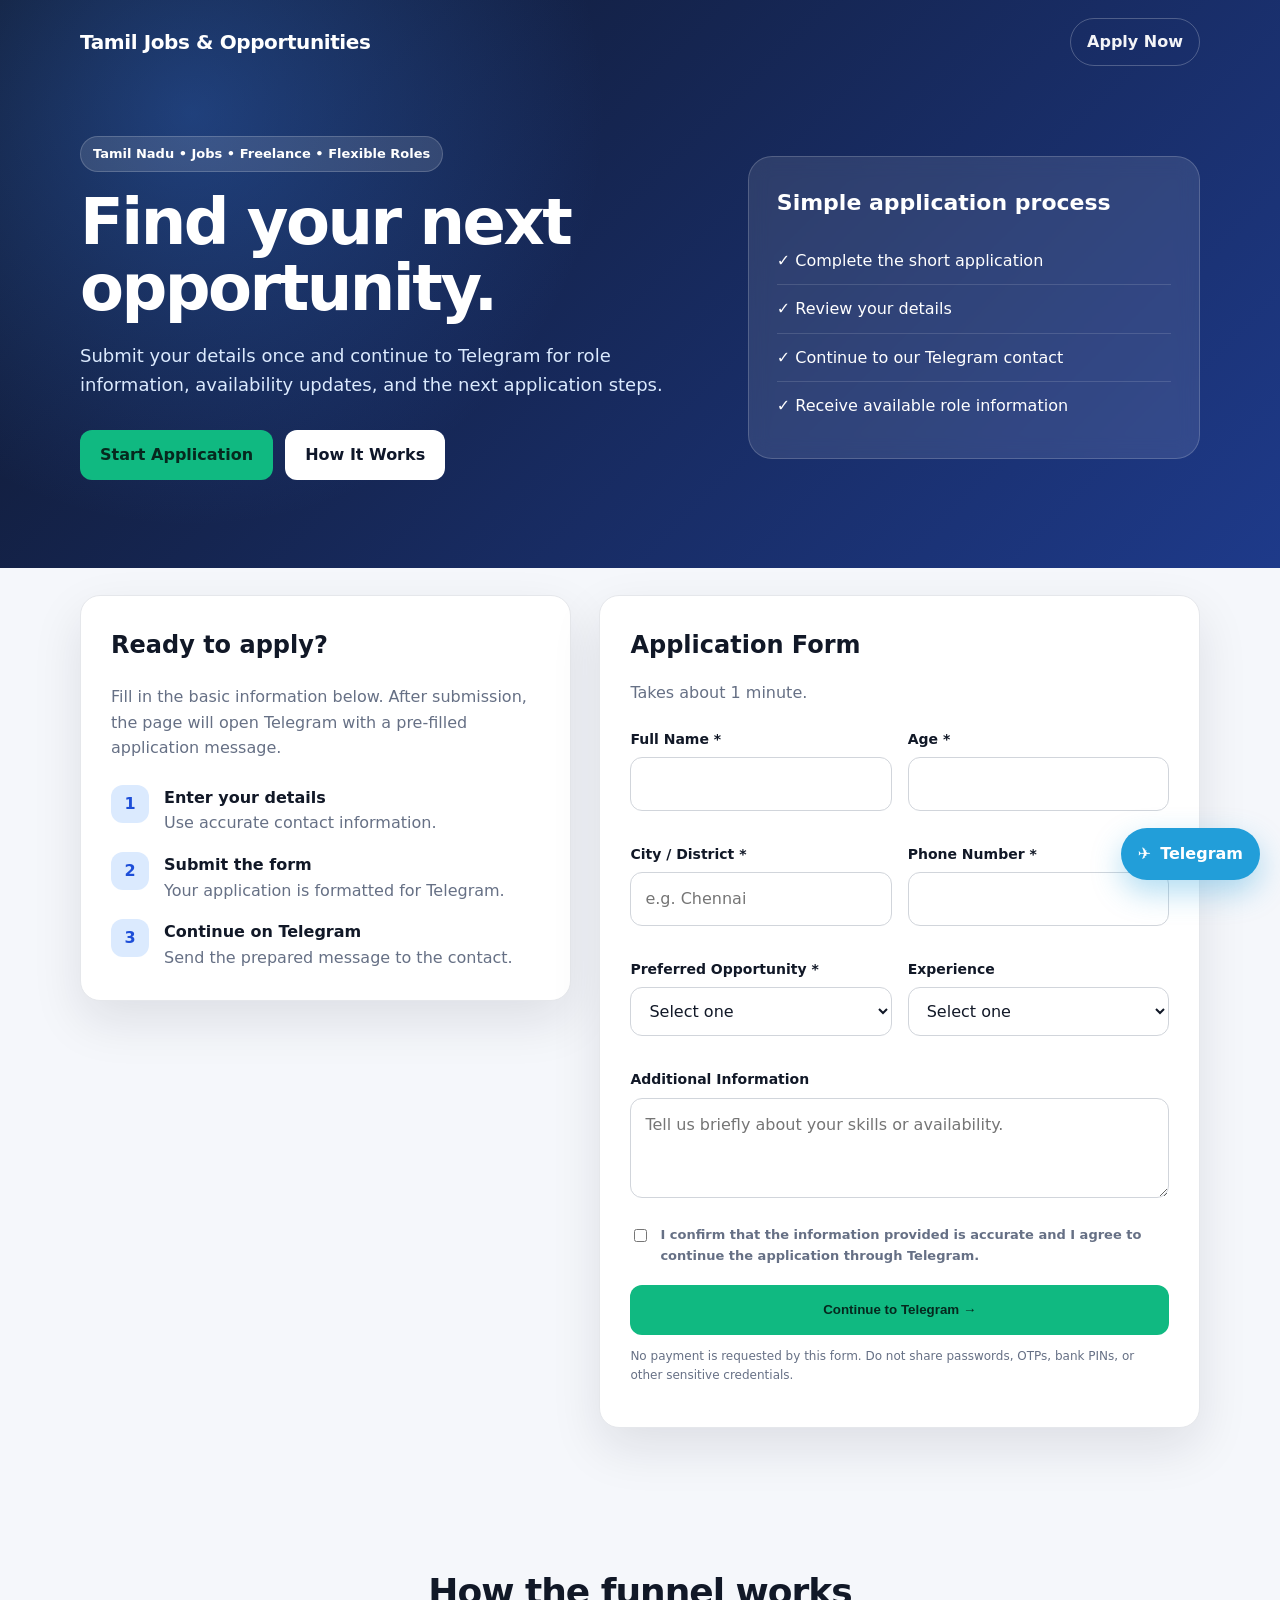
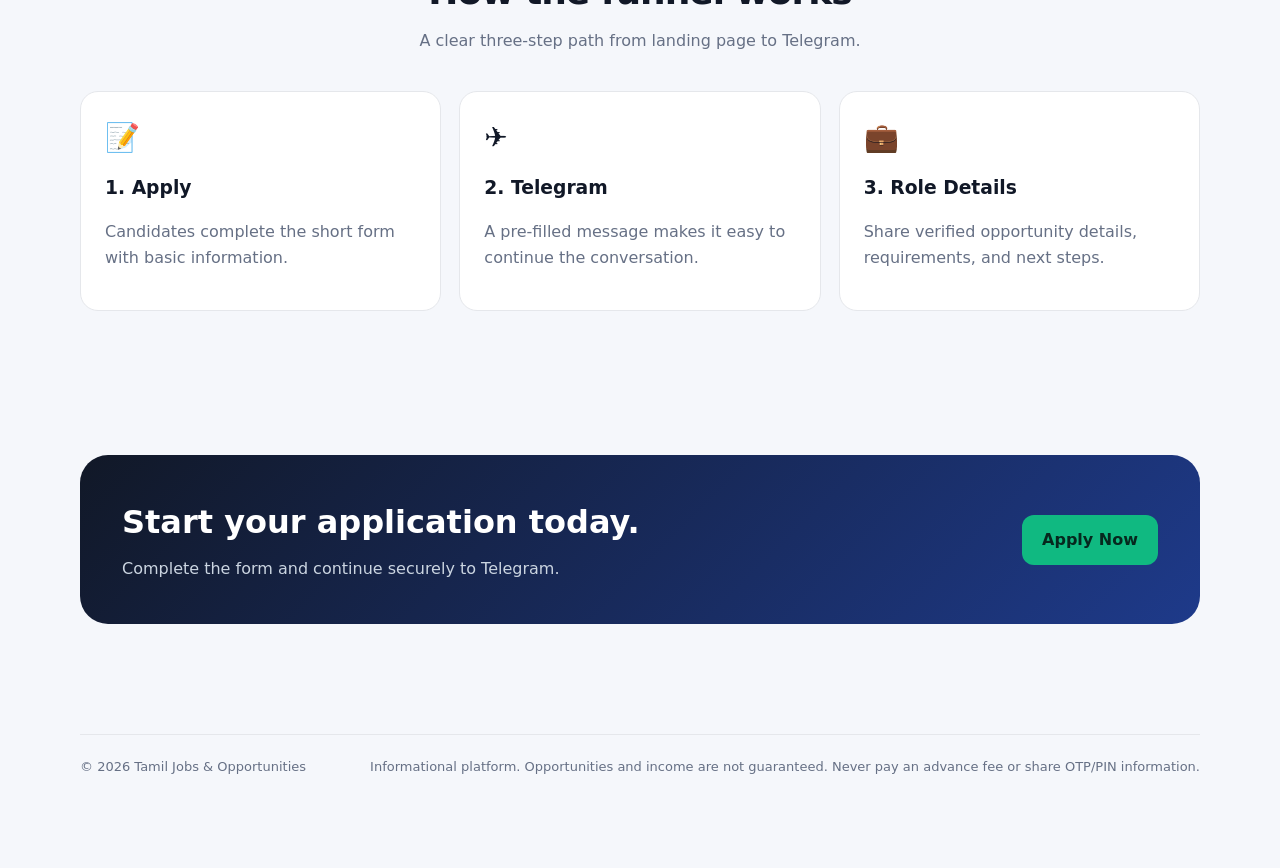
<file: jobsubmit.html>
<!DOCTYPE html>
<html lang="en">
<head>
  <meta charset="UTF-8">
  <meta name="viewport" content="width=device-width, initial-scale=1.0">
  <meta name="description" content="Tamil Nadu job and freelance opportunity registration page.">
  <meta name="theme-color" content="#111827">
  <title>Tamil Nadu Jobs & Freelance Opportunities</title>

  <style>
    :root {
      --bg: #f5f7fb;
      --surface: #ffffff;
      --text: #111827;
      --muted: #667085;
      --primary: #2563eb;
      --primary-dark: #1d4ed8;
      --accent: #10b981;
      --border: #e5e7eb;
      --shadow: 0 20px 50px rgba(15, 23, 42, .10);
      --radius: 20px;
    }

    * { box-sizing: border-box; }

    html { scroll-behavior: smooth; }

    body {
      margin: 0;
      font-family: Inter, system-ui, -apple-system, BlinkMacSystemFont, "Segoe UI", Arial, sans-serif;
      background: var(--bg);
      color: var(--text);
      line-height: 1.6;
    }

    a { color: inherit; }

    .container {
      width: min(1120px, calc(100% - 32px));
      margin: 0 auto;
    }

    /* Header */
    header {
      background:
        radial-gradient(circle at 15% 20%, rgba(59,130,246,.35), transparent 35%),
        linear-gradient(135deg, #0f172a, #1e3a8a);
      color: #fff;
      padding: 18px 0 88px;
    }

    .nav {
      display: flex;
      align-items: center;
      justify-content: space-between;
      gap: 20px;
    }

    .brand {
      font-weight: 800;
      font-size: 20px;
      letter-spacing: -.4px;
    }

    .nav a {
      text-decoration: none;
      font-weight: 700;
      opacity: .95;
    }

    .nav .nav-btn {
      padding: 10px 16px;
      border: 1px solid rgba(255,255,255,.25);
      border-radius: 999px;
    }

    .hero {
      display: grid;
      grid-template-columns: 1.15fr .85fr;
      gap: 56px;
      align-items: center;
      padding-top: 70px;
    }

    .eyebrow {
      display: inline-flex;
      padding: 7px 12px;
      border-radius: 999px;
      background: rgba(255,255,255,.12);
      border: 1px solid rgba(255,255,255,.18);
      font-size: 13px;
      font-weight: 800;
      margin-bottom: 18px;
    }

    h1 {
      font-size: clamp(38px, 6vw, 64px);
      line-height: 1.03;
      letter-spacing: -2.5px;
      margin: 0 0 20px;
    }

    .hero-copy {
      color: #dbeafe;
      font-size: 18px;
      max-width: 650px;
      margin: 0 0 30px;
    }

    .hero-actions {
      display: flex;
      flex-wrap: wrap;
      gap: 12px;
    }

    .btn {
      display: inline-flex;
      align-items: center;
      justify-content: center;
      min-height: 50px;
      padding: 0 20px;
      border: 0;
      border-radius: 12px;
      text-decoration: none;
      font-weight: 800;
      cursor: pointer;
      transition: .2s ease;
    }

    .btn-primary {
      background: var(--accent);
      color: #06281e;
    }

    .btn-primary:hover { transform: translateY(-2px); filter: brightness(.97); }

    .btn-light {
      background: #fff;
      color: #0f172a;
    }

    .btn-light:hover { transform: translateY(-2px); }

    .hero-card {
      background: rgba(255,255,255,.10);
      border: 1px solid rgba(255,255,255,.18);
      border-radius: 24px;
      padding: 28px;
      backdrop-filter: blur(10px);
    }

    .hero-card h3 { margin: 0 0 16px; font-size: 22px; }

    .hero-list {
      list-style: none;
      margin: 0;
      padding: 0;
    }

    .hero-list li {
      padding: 11px 0;
      border-bottom: 1px solid rgba(255,255,255,.13);
    }

    .hero-list li:last-child { border-bottom: 0; }

    /* Main */
    main { margin-top: -45px; }

    section { padding: 72px 0; }

    .grid {
      display: grid;
      grid-template-columns: .9fr 1.1fr;
      gap: 28px;
      align-items: start;
    }

    .card {
      background: var(--surface);
      border: 1px solid var(--border);
      border-radius: var(--radius);
      box-shadow: var(--shadow);
      padding: 30px;
    }

    .card h2, .card h3 { margin-top: 0; }

    .muted { color: var(--muted); }

    .steps {
      display: grid;
      gap: 16px;
      margin-top: 24px;
    }

    .step {
      display: flex;
      gap: 15px;
      align-items: flex-start;
    }

    .step-num {
      flex: 0 0 38px;
      width: 38px;
      height: 38px;
      display: grid;
      place-items: center;
      border-radius: 12px;
      background: #dbeafe;
      color: var(--primary-dark);
      font-weight: 900;
    }

    /* Form */
    .form-title { margin-bottom: 5px; }

    form { margin-top: 22px; }

    .form-grid {
      display: grid;
      grid-template-columns: 1fr 1fr;
      gap: 16px;
    }

    .field { margin-bottom: 16px; }

    .field.full { grid-column: 1 / -1; }

    label {
      display: block;
      font-weight: 800;
      font-size: 14px;
      margin-bottom: 7px;
    }

    input, select, textarea {
      width: 100%;
      border: 1px solid #d1d5db;
      border-radius: 12px;
      padding: 13px 14px;
      font: inherit;
      background: #fff;
      color: var(--text);
      outline: none;
    }

    input:focus, select:focus, textarea:focus {
      border-color: var(--primary);
      box-shadow: 0 0 0 4px rgba(37,99,235,.10);
    }

    textarea { min-height: 100px; resize: vertical; }

    .consent {
      display: flex;
      gap: 10px;
      align-items: flex-start;
      font-size: 13px;
      color: var(--muted);
      margin: 4px 0 18px;
    }

    .consent input {
      width: auto;
      margin-top: 4px;
    }

    .form-note {
      margin-top: 12px;
      font-size: 12px;
      color: var(--muted);
    }

    /* Trust / features */
    .section-heading {
      text-align: center;
      max-width: 720px;
      margin: 0 auto 38px;
    }

    .section-heading h2 {
      font-size: 36px;
      line-height: 1.1;
      margin: 0 0 10px;
      letter-spacing: -1px;
    }

    .features {
      display: grid;
      grid-template-columns: repeat(3, 1fr);
      gap: 18px;
    }

    .feature {
      background: #fff;
      border: 1px solid var(--border);
      border-radius: 18px;
      padding: 24px;
    }

    .feature-icon {
      font-size: 28px;
      margin-bottom: 12px;
    }

    .feature h3 { margin: 0 0 7px; }

    /* CTA */
    .cta {
      background: linear-gradient(135deg, #111827, #1e3a8a);
      color: #fff;
      border-radius: 28px;
      padding: 42px;
      display: flex;
      justify-content: space-between;
      gap: 25px;
      align-items: center;
    }

    .cta h2 { margin: 0 0 8px; font-size: 32px; }
    .cta p { margin: 0; color: #cbd5e1; }

    /* Footer */
    footer {
      padding: 38px 0 90px;
      color: var(--muted);
      font-size: 13px;
    }

    .footer-inner {
      border-top: 1px solid var(--border);
      padding-top: 22px;
      display: flex;
      justify-content: space-between;
      gap: 20px;
      flex-wrap: wrap;
    }

    /* Floating Telegram */
    .telegram-float {
      position: fixed;
      right: 20px;
      bottom: 20px;
      z-index: 1000;
      display: inline-flex;
      align-items: center;
      gap: 9px;
      background: #229ed9;
      color: #fff;
      padding: 13px 17px;
      border-radius: 999px;
      text-decoration: none;
      font-weight: 900;
      box-shadow: 0 12px 30px rgba(34,158,217,.35);
      transition: .2s ease;
    }

    .telegram-float:hover { transform: translateY(-3px); }

    @media (max-width: 850px) {
      .hero, .grid { grid-template-columns: 1fr; }
      .features { grid-template-columns: 1fr; }
      .hero { gap: 30px; }
      .cta { flex-direction: column; align-items: flex-start; }
    }

    @media (max-width: 600px) {
      header { padding-bottom: 70px; }
      .nav .nav-btn { display: none; }
      .form-grid { grid-template-columns: 1fr; }
      .field.full { grid-column: auto; }
      section { padding: 52px 0; }
      .card { padding: 22px; }
      .telegram-float span { display: none; }
      .telegram-float { padding: 15px; }
    }
  </style>
</head>

<body>
  <header>
    <div class="container">
      <nav class="nav" aria-label="Main navigation">
        <div class="brand">Tamil Jobs & Opportunities</div>
        <a class="nav-btn" href="#apply">Apply Now</a>
      </nav>

      <div class="hero">
        <div>
          <div class="eyebrow">Tamil Nadu • Jobs • Freelance • Flexible Roles</div>
          <h1>Find your next opportunity.</h1>
          <p class="hero-copy">
            Submit your details once and continue to Telegram for role information,
            availability updates, and the next application steps.
          </p>

          <div class="hero-actions">
            <a class="btn btn-primary" href="#apply">Start Application</a>
            <a class="btn btn-light" href="#how-it-works">How It Works</a>
          </div>
        </div>

        <div class="hero-card">
          <h3>Simple application process</h3>
          <ul class="hero-list">
            <li>✓ Complete the short application</li>
            <li>✓ Review your details</li>
            <li>✓ Continue to our Telegram contact</li>
            <li>✓ Receive available role information</li>
          </ul>
        </div>
      </div>
    </div>
  </header>

  <main>
    <section id="apply">
      <div class="container">
        <div class="grid">
          <div class="card">
            <h2>Ready to apply?</h2>
            <p class="muted">
              Fill in the basic information below. After submission, the page will
              open Telegram with a pre-filled application message.
            </p>

            <div class="steps">
              <div class="step">
                <div class="step-num">1</div>
                <div><strong>Enter your details</strong><br><span class="muted">Use accurate contact information.</span></div>
              </div>
              <div class="step">
                <div class="step-num">2</div>
                <div><strong>Submit the form</strong><br><span class="muted">Your application is formatted for Telegram.</span></div>
              </div>
              <div class="step">
                <div class="step-num">3</div>
                <div><strong>Continue on Telegram</strong><br><span class="muted">Send the prepared message to the contact.</span></div>
              </div>
            </div>
          </div>

          <div class="card">
            <h2 class="form-title">Application Form</h2>
            <p class="muted">Takes about 1 minute.</p>

            <form id="applicationForm">
              <div class="form-grid">
                <div class="field">
                  <label for="name">Full Name *</label>
                  <input id="name" name="name" type="text" autocomplete="name" required>
                </div>

                <div class="field">
                  <label for="age">Age *</label>
                  <input id="age" name="age" type="number" min="18" max="100" required>
                </div>

                <div class="field">
                  <label for="city">City / District *</label>
                  <input id="city" name="city" type="text" placeholder="e.g. Chennai" required>
                </div>

                <div class="field">
                  <label for="phone">Phone Number *</label>
                  <input id="phone" name="phone" type="tel" autocomplete="tel" required>
                </div>

                <div class="field">
                  <label for="role">Preferred Opportunity *</label>
                  <select id="role" name="role" required>
                    <option value="">Select one</option>
                    <option>Part-time work</option>
                    <option>Full-time work</option>
                    <option>Freelance work</option>
                    <option>Remote work</option>
                    <option>Other</option>
                  </select>
                </div>

                <div class="field">
                  <label for="experience">Experience</label>
                  <select id="experience" name="experience">
                    <option value="">Select one</option>
                    <option>No previous experience</option>
                    <option>Less than 1 year</option>
                    <option>1–3 years</option>
                    <option>3+ years</option>
                  </select>
                </div>

                <div class="field full">
                  <label for="message">Additional Information</label>
                  <textarea id="message" name="message" placeholder="Tell us briefly about your skills or availability."></textarea>
                </div>
              </div>

              <label class="consent">
                <input type="checkbox" id="consent" required>
                <span>I confirm that the information provided is accurate and I agree to continue the application through Telegram.</span>
              </label>

              <button class="btn btn-primary" type="submit" style="width:100%;">
                Continue to Telegram →
              </button>

              <p class="form-note">
                No payment is requested by this form. Do not share passwords, OTPs,
                bank PINs, or other sensitive credentials.
              </p>
            </form>
          </div>
        </div>
      </div>
    </section>

    <section id="how-it-works">
      <div class="container">
        <div class="section-heading">
          <h2>How the funnel works</h2>
          <p class="muted">A clear three-step path from landing page to Telegram.</p>
        </div>

        <div class="features">
          <div class="feature">
            <div class="feature-icon">📝</div>
            <h3>1. Apply</h3>
            <p class="muted">Candidates complete the short form with basic information.</p>
          </div>

          <div class="feature">
            <div class="feature-icon">✈️</div>
            <h3>2. Telegram</h3>
            <p class="muted">A pre-filled message makes it easy to continue the conversation.</p>
          </div>

          <div class="feature">
            <div class="feature-icon">💼</div>
            <h3>3. Role Details</h3>
            <p class="muted">Share verified opportunity details, requirements, and next steps.</p>
          </div>
        </div>
      </div>
    </section>

    <section>
      <div class="container">
        <div class="cta">
          <div>
            <h2>Start your application today.</h2>
            <p>Complete the form and continue securely to Telegram.</p>
          </div>
          <a class="btn btn-primary" href="#apply">Apply Now</a>
        </div>
      </div>
    </section>
  </main>

  <footer>
    <div class="container">
      <div class="footer-inner">
        <div>© 2026 Tamil Jobs & Opportunities</div>
        <div>
          Informational platform. Opportunities and income are not guaranteed.
          Never pay an advance fee or share OTP/PIN information.
        </div>
      </div>
    </div>
  </footer>

  <!-- Replace this username with your legitimate Telegram bot/account username. -->
  <a
    class="telegram-float"
    id="floatingTelegram"
    href="https://t.me/callboyjobtamilan"
    target="_blank"
    rel="noopener noreferrer"
    aria-label="Open Telegram"
  >
    ✈️ <span>Telegram</span>
  </a>

  <script>
    /*
      TELEGRAM FUNNEL
      ----------------
      Replace YOUR_TELEGRAM_USERNAME below with the Telegram bot/account
      that should receive applicants.

      For a production site, it is better to send form data to your own
      backend/Telegram Bot API rather than placing a bot token in this file.
    */
    const TELEGRAM_USERNAME = "https://t.me/callboyjobtamilan";

    const form = document.getElementById("applicationForm");

    form.addEventListener("submit", function (event) {
      event.preventDefault();

      const data = new FormData(form);

      const name = data.get("name").trim();
      const age = data.get("age");
      const city = data.get("city").trim();
      const phone = data.get("phone").trim();
      const role = data.get("role");
      const experience = data.get("experience") || "Not specified";
      const message = data.get("message").trim() || "None";

      if (!name || !age || !city || !phone || !role) {
        alert("Please complete all required fields.");
        return;
      }

      if (Number(age) < 18) {
        alert("Applicants must be 18 or older.");
        return;
      }

      const telegramMessage =
`Hello, I would like to apply for an opportunity.

Name: ${name}
Age: ${age}
City/District: ${city}
Phone: ${phone}
Preferred opportunity: ${role}
Experience: ${experience}
Additional information: ${message}`;

      const telegramUrl =
        `https://t.me/callboyjobtamilan?text=${encodeURIComponent(telegramMessage)}`;

      if (TELEGRAM_USERNAME === "https://t.me/callboyjobtamilan") {
        alert("Please replace YOUR_TELEGRAM_USERNAME in the HTML with your Telegram username before publishing.");
        return;
      }

      window.open(telegramUrl, "_blank", "noopener,noreferrer");
    });
  </script>
</body>
</html>
</file>
